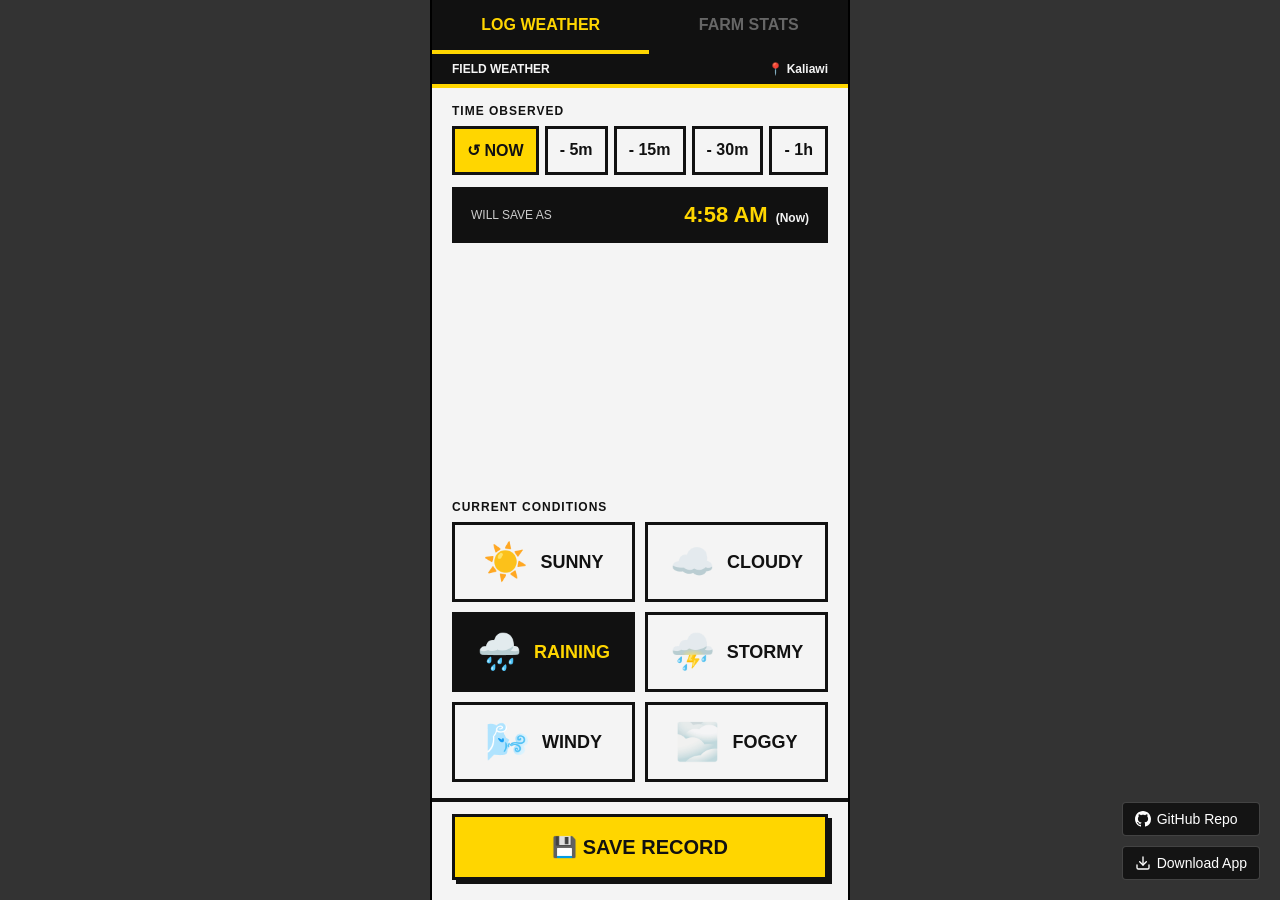
<file: docs/index.html>
<!DOCTYPE html>
<html lang="en">

<head>
    <meta charset="UTF-8">
    <meta name="viewport" content="width=device-width, initial-scale=1.0">
    <title>FieldWeather SPA</title>
    <style>
        :root {
            --field-black: #111111;
            --field-white: #F4F4F4;
            --field-yellow: #FFD600;
            --field-blue: #2196F3;
            --field-grey: #9E9E9E;
            --field-orange: #FF8F00;
            --field-green: #4CAF50;
        }

        * {
            box-sizing: border-box;
            margin: 0;
            padding: 0;
            -webkit-tap-highlight-color: transparent;
        }

        html,
        body {
            height: 100%;
            overflow: hidden;
            /* Prevent body scroll */
        }

        body {
            font-family: 'Segoe UI', Roboto, Helvetica, Arial, sans-serif;
            background-color: #333;
            display: flex;
            justify-content: center;
        }

        .phone-frame {
            width: 100%;
            max-width: 420px;
            height: 100vh;
            background-color: var(--field-white);
            display: flex;
            flex-direction: column;
            position: relative;
            border-left: 2px solid #000;
            border-right: 2px solid #000;
        }

        /* --- Top Navigation --- */
        .nav-bar {
            display: flex;
            background-color: var(--field-black);
            flex-shrink: 0;
        }

        .nav-btn {
            flex-grow: 1;
            padding: 16px;
            text-align: center;
            font-size: 16px;
            font-weight: 800;
            text-transform: uppercase;
            color: #666;
            background-color: var(--field-black);
            border: none;
            border-bottom: 4px solid transparent;
            cursor: pointer;
            transition: all 0.2s;
        }

        .nav-btn.active {
            color: var(--field-yellow);
            border-bottom: 4px solid var(--field-yellow);
        }

        .location-header {
            background-color: var(--field-black);
            color: var(--field-white);
            padding: 8px 20px;
            font-size: 12px;
            font-weight: 700;
            display: flex;
            justify-content: space-between;
            border-bottom: 4px solid var(--field-yellow);
            flex-shrink: 0;
        }

        /* --- View Containers --- */
        .view-container {
            flex-grow: 1;
            display: flex;
            flex-direction: column;
            overflow: hidden;
            /* Input view enforces no scroll */
        }

        .view {
            display: none;
            flex-direction: column;
            flex-grow: 1;
            overflow: hidden;
        }

        .view.active {
            display: flex;
        }

        /* --- INPUT VIEW STYLES --- */
        .input-top-section {
            padding: 16px 20px 0 20px;
            flex-shrink: 0;
        }

        .section-header {
            font-size: 12px;
            font-weight: 800;
            color: var(--field-black);
            margin-bottom: 8px;
            text-transform: uppercase;
            letter-spacing: 1px;
        }

        .time-chips {
            display: flex;
            gap: 6px;
            margin-bottom: 12px;
        }

        .time-chip {
            background-color: var(--field-white);
            border: 3px solid var(--field-black);
            padding: 12px 4px;
            font-size: 16px;
            font-weight: 800;
            color: var(--field-black);
            cursor: pointer;
            transition: transform 0.1s;
            flex-grow: 1;
            text-align: center;
        }

        .time-chip:active {
            transform: translate(2px, 2px);
            background-color: var(--field-yellow);
        }

        .time-chip.reset-btn {
            background-color: var(--field-yellow);
        }

        .time-preview {
            background-color: var(--field-black);
            color: var(--field-white);
            padding: 12px 16px;
            display: flex;
            align-items: center;
            justify-content: space-between;
            border: 3px solid var(--field-black);
            margin-bottom: 16px;
        }

        .preview-label {
            font-size: 12px;
            color: #CCC;
            text-transform: uppercase;
        }

        .preview-time-block {
            display: flex;
            align-items: baseline;
            gap: 8px;
        }

        .preview-time {
            font-weight: 800;
            color: var(--field-yellow);
            font-size: 22px;
        }

        .preview-subtext {
            font-size: 12px;
            font-weight: 700;
            color: var(--field-white);
        }

        .input-bottom-section {
            flex-grow: 1;
            padding: 0 20px 16px 20px;
            display: flex;
            flex-direction: column;
            justify-content: flex-end;
            overflow: hidden;
        }

        .weather-grid {
            display: grid;
            grid-template-columns: repeat(2, 1fr);
            gap: 10px;
        }

        .weather-card {
            background-color: var(--field-white);
            border: 3px solid var(--field-black);
            padding: 16px 8px;
            display: flex;
            flex-direction: row;
            align-items: center;
            justify-content: center;
            gap: 12px;
            cursor: pointer;
            transition: transform 0.1s;
        }

        .weather-card:active {
            transform: translate(2px, 2px);
        }

        .weather-card.selected {
            background-color: var(--field-black);
        }

        .weather-card.selected .weather-label {
            color: var(--field-yellow);
        }

        .weather-icon {
            font-size: 36px;
        }

        .weather-label {
            font-size: 18px;
            font-weight: 800;
            color: var(--field-black);
            text-transform: uppercase;
        }

        .action-bar {
            padding: 12px 20px 20px 20px;
            background-color: var(--field-white);
            border-top: 4px solid var(--field-black);
            flex-shrink: 0;
        }

        .save-button {
            width: 100%;
            background-color: var(--field-yellow);
            color: var(--field-black);
            border: 3px solid var(--field-black);
            padding: 18px;
            font-size: 20px;
            font-weight: 800;
            cursor: pointer;
            text-transform: uppercase;
            transition: transform 0.1s;
            box-shadow: 4px 4px 0px var(--field-black);
        }

        .save-button:active {
            transform: translate(4px, 4px);
            box-shadow: 0px 0px 0px var(--field-black);
        }

        /* --- STATS VIEW STYLES --- */
        #view-stats {
            overflow-y: auto;
            /* Allow scrolling for stats */
            padding: 20px;
            -webkit-overflow-scrolling: touch;
        }

        .summary-grid {
            display: grid;
            grid-template-columns: 1fr 1fr;
            gap: 12px;
            margin-bottom: 24px;
        }

        .summary-card {
            border: 3px solid var(--field-black);
            background: var(--field-white);
            padding: 12px;
            text-align: center;
        }

        .summary-num {
            font-size: 36px;
            font-weight: 900;
            line-height: 1;
        }

        .summary-label {
            font-size: 12px;
            font-weight: 700;
            text-transform: uppercase;
            margin-top: 4px;
            color: #444;
        }

        .month-strip {
            display: grid;
            grid-template-columns: repeat(15, 1fr);
            gap: 4px;
            margin-bottom: 8px;
        }

        .day-block {
            height: 24px;
            border: 1px solid #000;
        }

        .bg-sunny {
            background-color: var(--field-yellow);
        }

        .bg-rain {
            background-color: var(--field-blue);
        }

        .bg-cloudy {
            background-color: var(--field-grey);
        }

        .bg-none {
            background-color: #E0E0E0;
        }

        .legend {
            display: flex;
            gap: 12px;
            margin-bottom: 24px;
            font-size: 12px;
            font-weight: 700;
        }

        .legend-item {
            display: flex;
            align-items: center;
            gap: 4px;
        }

        .legend-dot {
            width: 12px;
            height: 12px;
            border: 1px solid #000;
        }

        .timeline-item {
            display: flex;
            justify-content: space-between;
            align-items: center;
            padding: 16px 0;
            border-bottom: 2px solid #000;
        }

        .timeline-left {
            display: flex;
            align-items: center;
            gap: 16px;
        }

        .timeline-icon {
            font-size: 28px;
        }

        .timeline-info {
            display: flex;
            flex-direction: column;
        }

        .timeline-day {
            font-size: 16px;
            font-weight: 800;
            text-transform: uppercase;
        }

        .timeline-date {
            font-size: 12px;
            color: #555;
            font-weight: 600;
        }

        .timeline-right {
            text-align: right;
        }

        .timeline-time {
            font-size: 18px;
            font-weight: 800;
        }

        .timeline-location {
            font-size: 12px;
            color: #555;
            font-weight: 600;
        }

        .sync-status {
            display: flex;
            align-items: center;
            justify-content: center;
            gap: 8px;
            margin-top: 32px;
            margin-bottom: 12px;
            font-size: 14px;
            font-weight: 700;
            color: #555;
            text-transform: uppercase;
        }

        .status-dot {
            width: 12px;
            height: 12px;
            border-radius: 50%;
            border: 2px solid #000;
        }

        .status-pending {
            background-color: var(--field-orange);
        }

        .status-synced {
            background-color: var(--field-green);
        }

        .sync-btn {
            width: 100%;
            background-color: var(--field-white);
            color: var(--field-black);
            border: 3px solid var(--field-black);
            padding: 16px;
            font-size: 18px;
            font-weight: 800;
            cursor: pointer;
            text-transform: uppercase;
            box-shadow: 4px 4px 0px var(--field-black);
            margin-bottom: 20px;
        }

        .sync-btn:active {
            transform: translate(4px, 4px);
            box-shadow: 0px 0px 0px var(--field-black);
        }

        .sync-btn.syncing {
            background-color: var(--field-black);
            color: var(--field-yellow);
            pointer-events: none;
        }

        /* --- Toast Notification --- */
        .toast {
            position: fixed;
            bottom: 90px;
            left: 50%;
            transform: translateX(-50%);
            background-color: var(--field-black);
            color: var(--field-yellow);
            padding: 12px 24px;
            border: 3px solid var(--field-yellow);
            font-weight: 800;
            font-size: 16px;
            opacity: 0;
            transition: opacity 0.3s ease;
            pointer-events: none;
            z-index: 100;
            max-width: 90%;
            text-align: center;
        }

        .toast.show {
            opacity: 1;
        }
    </style>
</head>

<body>

    <div class="phone-frame">
        <!-- Top Navigation -->
        <div class="nav-bar">
            <button class="nav-btn active" id="tab-input" onclick="switchView('input')">Log Weather</button>
            <button class="nav-btn" id="tab-stats" onclick="switchView('stats')">Farm Stats</button>
        </div>

        <div class="location-header">
            <span>FIELD WEATHER</span>
            <span>📍 Kaliawi</span>
        </div>

        <div class="view-container">

            <!-- ================= INPUT VIEW ================= -->
            <div class="view active" id="view-input">
                <div class="input-top-section">
                    <div class="section-header">TIME OBSERVED</div>
                    <div class="time-chips">
                        <div class="time-chip reset-btn" onclick="resetTime()">↺ NOW</div>
                        <div class="time-chip" onclick="addTime(5)">- 5m</div>
                        <div class="time-chip" onclick="addTime(15)">- 15m</div>
                        <div class="time-chip" onclick="addTime(30)">- 30m</div>
                        <div class="time-chip" onclick="addTime(60)">- 1h</div>
                    </div>
                    <div class="time-preview">
                        <span class="preview-label">Will Save As</span>
                        <div class="preview-time-block">
                            <span class="preview-time" id="previewTime">02:15 PM</span>
                            <span class="preview-subtext" id="previewSubtext">(Now)</span>
                        </div>
                    </div>
                </div>

                <div class="input-bottom-section">
                    <div class="section-header">CURRENT CONDITIONS</div>
                    <div class="weather-grid">
                        <div class="weather-card" onclick="selectWeather(this)">
                            <span class="weather-icon">☀️</span>
                            <span class="weather-label">Sunny</span>
                        </div>
                        <div class="weather-card" onclick="selectWeather(this)">
                            <span class="weather-icon">☁️</span>
                            <span class="weather-label">Cloudy</span>
                        </div>
                        <div class="weather-card selected" onclick="selectWeather(this)">
                            <span class="weather-icon">🌧️</span>
                            <span class="weather-label">Raining</span>
                        </div>
                        <div class="weather-card" onclick="selectWeather(this)">
                            <span class="weather-icon">⛈️</span>
                            <span class="weather-label">Stormy</span>
                        </div>
                        <div class="weather-card" onclick="selectWeather(this)">
                            <span class="weather-icon">🌬️</span>
                            <span class="weather-label">Windy</span>
                        </div>
                        <div class="weather-card" onclick="selectWeather(this)">
                            <span class="weather-icon">🌫️</span>
                            <span class="weather-label">Foggy</span>
                        </div>
                    </div>
                </div>

                <div class="action-bar">
                    <button class="save-button" onclick="saveRecord()">💾 SAVE RECORD</button>
                </div>
            </div>

            <!-- ================= STATS VIEW ================= -->
            <div class="view" id="view-stats">
                <div class="section-header">OCTOBER SUMMARY</div>
                <div class="summary-grid">
                    <div class="summary-card">
                        <div class="summary-num" style="color: var(--field-blue);">4</div>
                        <div class="summary-label">Rain Days</div>
                    </div>
                    <div class="summary-card">
                        <div class="summary-num" style="color: var(--field-orange);">12</div>
                        <div class="summary-label">Sunny Days</div>
                    </div>
                </div>

                <div class="section-header">LAST 30 DAYS</div>
                <div class="month-strip">
                    <div class="day-block bg-sunny"></div>
                    <div class="day-block bg-sunny"></div>
                    <div class="day-block bg-cloudy"></div>
                    <div class="day-block bg-rain"></div>
                    <div class="day-block bg-sunny"></div>
                    <div class="day-block bg-sunny"></div>
                    <div class="day-block bg-sunny"></div>
                    <div class="day-block bg-cloudy"></div>
                    <div class="day-block bg-none"></div>
                    <div class="day-block bg-sunny"></div>
                    <div class="day-block bg-sunny"></div>
                    <div class="day-block bg-rain"></div>
                    <div class="day-block bg-cloudy"></div>
                    <div class="day-block bg-sunny"></div>
                    <div class="day-block bg-sunny"></div>
                    <div class="day-block bg-sunny"></div>
                    <div class="day-block bg-none"></div>
                    <div class="day-block bg-cloudy"></div>
                    <div class="day-block bg-rain"></div>
                    <div class="day-block bg-rain"></div>
                    <div class="day-block bg-sunny"></div>
                    <div class="day-block bg-sunny"></div>
                    <div class="day-block bg-sunny"></div>
                    <div class="day-block bg-cloudy"></div>
                    <div class="day-block bg-sunny"></div>
                    <div class="day-block bg-sunny"></div>
                    <div class="day-block bg-sunny"></div>
                    <div class="day-block bg-none"></div>
                    <div class="day-block bg-none"></div>
                    <div class="day-block bg-sunny"></div>
                </div>
                <div class="legend">
                    <div class="legend-item">
                        <div class="legend-dot bg-sunny"></div> Sun
                    </div>
                    <div class="legend-item">
                        <div class="legend-dot bg-cloudy"></div> Cloud
                    </div>
                    <div class="legend-item">
                        <div class="legend-dot bg-rain"></div> Rain
                    </div>
                    <div class="legend-item">
                        <div class="legend-dot bg-none"></div> None
                    </div>
                </div>

                <div class="section-header">RECENT LOGS</div>

                <div class="timeline-item">
                    <div class="timeline-left">
                        <span class="timeline-icon">🌧️</span>
                        <div class="timeline-info">
                            <span class="timeline-day">Today</span>
                            <span class="timeline-date">Oct 24, 2024</span>
                        </div>
                    </div>
                    <div class="timeline-right">
                        <div class="timeline-time">02:00 PM</div>
                        <div class="timeline-location">📍 S. Pasture</div>
                    </div>
                </div>

                <div class="timeline-item">
                    <div class="timeline-left">
                        <span class="timeline-icon">☀️</span>
                        <div class="timeline-info">
                            <span class="timeline-day">Yesterday</span>
                            <span class="timeline-date">Oct 23, 2024</span>
                        </div>
                    </div>
                    <div class="timeline-right">
                        <div class="timeline-time">09:15 AM</div>
                        <div class="timeline-location">📍 N. Field</div>
                    </div>
                </div>

                <div class="timeline-item">
                    <div class="timeline-left">
                        <span class="timeline-icon">☁️</span>
                        <div class="timeline-info">
                            <span class="timeline-day">Oct 22</span>
                            <span class="timeline-date">Oct 22, 2024</span>
                        </div>
                    </div>
                    <div class="timeline-right">
                        <div class="timeline-time">11:45 AM</div>
                        <div class="timeline-location">📍 S. Pasture</div>
                    </div>
                </div>

                <div class="sync-status">
                    <div class="status-dot status-pending" id="statusDot"></div>
                    <span id="statusText">3 Records Pending Sync</span>
                </div>

                <button class="sync-btn" id="syncBtn" onclick="syncData()">
                    🔄 SYNC TO LOCAL HUB
                </button>

            </div>
        </div>

        <!-- Floating Toast -->
        <div class="toast" id="toast">✅ WEATHER LOGGED!</div>
    </div>

    <script>
        // --- View Switching ---
        function switchView(view) {
            // Toggle Views
            document.getElementById('view-input').classList.remove('active');
            document.getElementById('view-stats').classList.remove('active');
            document.getElementById('view-' + view).classList.add('active');

            // Toggle Tabs
            document.getElementById('tab-input').classList.remove('active');
            document.getElementById('tab-stats').classList.remove('active');
            document.getElementById('tab-' + view).classList.add('active');
        }

        // --- Input View Logic ---
        let totalMinutesAgo = 0;

        function formatTime(date) {
            let hours = date.getHours();
            let minutes = date.getMinutes();
            let ampm = hours >= 12 ? 'PM' : 'AM';
            hours = hours % 12;
            hours = hours ? hours : 12;
            minutes = minutes < 10 ? '0' + minutes : minutes;
            return hours + ':' + minutes + ' ' + ampm;
        }

        function formatDuration(mins) {
            if (mins === 0) return "(Now)";
            let h = Math.floor(mins / 60);
            let m = mins % 60;
            let str = "";
            if (h > 0) str += h + "h ";
            if (m > 0) str += m + "m ";
            return "(" + str.trim() + " ago)";
        }

        function updatePreview() {
            let now = new Date();
            let previewDate = new Date(now.getTime() - (totalMinutesAgo * 60000));
            document.getElementById('previewTime').innerText = formatTime(previewDate);
            document.getElementById('previewSubtext').innerText = formatDuration(totalMinutesAgo);
        }

        function addTime(minutes) {
            totalMinutesAgo += minutes;
            updatePreview();
        }

        function resetTime() {
            totalMinutesAgo = 0;
            updatePreview();
        }

        function selectWeather(element) {
            let cards = document.querySelectorAll('.weather-card');
            cards.forEach(card => card.classList.remove('selected'));
            element.classList.add('selected');
        }

        function saveRecord() {
            let toast = document.getElementById('toast');
            toast.classList.add('show');
            setTimeout(() => { toast.classList.remove('show'); }, 1500);
            resetTime();
        }

        // --- Stats View Logic ---
        function syncData() {
            let btn = document.getElementById('syncBtn');
            let dot = document.getElementById('statusDot');
            let text = document.getElementById('statusText');

            btn.classList.add('syncing');
            btn.innerHTML = '⏳ SYNCING...';
            text.innerText = "Connecting to Network...";
            dot.className = "status-dot status-pending";

            setTimeout(() => {
                btn.classList.remove('syncing');
                btn.innerHTML = '✅ SYNC COMPLETE';
                text.innerText = "All Records Synced To Hub";
                dot.className = "status-dot status-synced";

                setTimeout(() => {
                    btn.innerHTML = '🔄 SYNC TO LOCAL HUB';
                }, 3000);
            }, 2500);
        }

        // Initialize
        updatePreview();
    </script>

    <div
        style="position: fixed; bottom: 20px; right: 20px; display: flex; flex-direction: column; gap: 10px; z-index: 9999;">
        <a href="https://github.com/bect/fieldweather" target="_blank"
            style="background: rgba(0,0,0,0.6); color: white; padding: 8px 12px; border-radius: 4px; text-decoration: none; font-size: 14px; display: flex; align-items: center; gap: 6px; border: 1px solid rgba(255,255,255,0.2); font-family: sans-serif;">
            <svg width="16" height="16" viewBox="0 0 16 16" fill="currentColor">
                <path
                    d="M8 0C3.58 0 0 3.58 0 8c0 3.54 2.29 6.53 5.47 7.59.4.07.55-.17.55-.38 0-.19-.01-.82-.01-1.49-2.01.37-2.53-.49-2.69-.94-.09-.23-.48-.94-.82-1.13-.28-.15-.68-.52-.01-.53.63-.01 1.08.58 1.23.82.72 1.21 1.87.87 2.33.66.07-.52.28-.87.51-1.07-1.78-.2-3.64-.89-3.64-3.95 0-.87.31-1.59.82-2.15-.08-.2-.36-1.02.08-2.12 0 0 .67-.21 2.2.82.64-.18 1.32-.27 2-.27.68 0 1.36.09 2 .27 1.53-1.04 2.2-.82 2.2-.82.44 1.1.16 1.92.08 2.12.51.56.82 1.27.82 2.15 0 3.07-1.87 3.75-3.65 3.95.29.25.54.73.54 1.48 0 1.07-.01 1.93-.01 2.2 0 .21.15.46.55.38A8.013 8.013 0 0016 8c0-4.42-3.58-8-8-8z">
                </path>
            </svg>
            GitHub Repo
        </a>
        <a href="https://github.com/bect/fieldweather/releases/latest" target="_blank"
            style="background: rgba(0,0,0,0.6); color: white; padding: 8px 12px; border-radius: 4px; text-decoration: none; font-size: 14px; display: flex; align-items: center; gap: 6px; border: 1px solid rgba(255,255,255,0.2); font-family: sans-serif;">
            <svg width="16" height="16" viewBox="0 0 24 24" fill="none" stroke="currentColor" stroke-width="2"
                stroke-linecap="round" stroke-linejoin="round">
                <path d="M21 15v4a2 2 0 0 1-2 2H5a2 2 0 0 1-2-2v-4"></path>
                <polyline points="7 10 12 15 17 10"></polyline>
                <line x1="12" y1="15" x2="12" y2="3"></line>
            </svg>
            Download App
        </a>
    </div>
</body>

</html>
</file>
